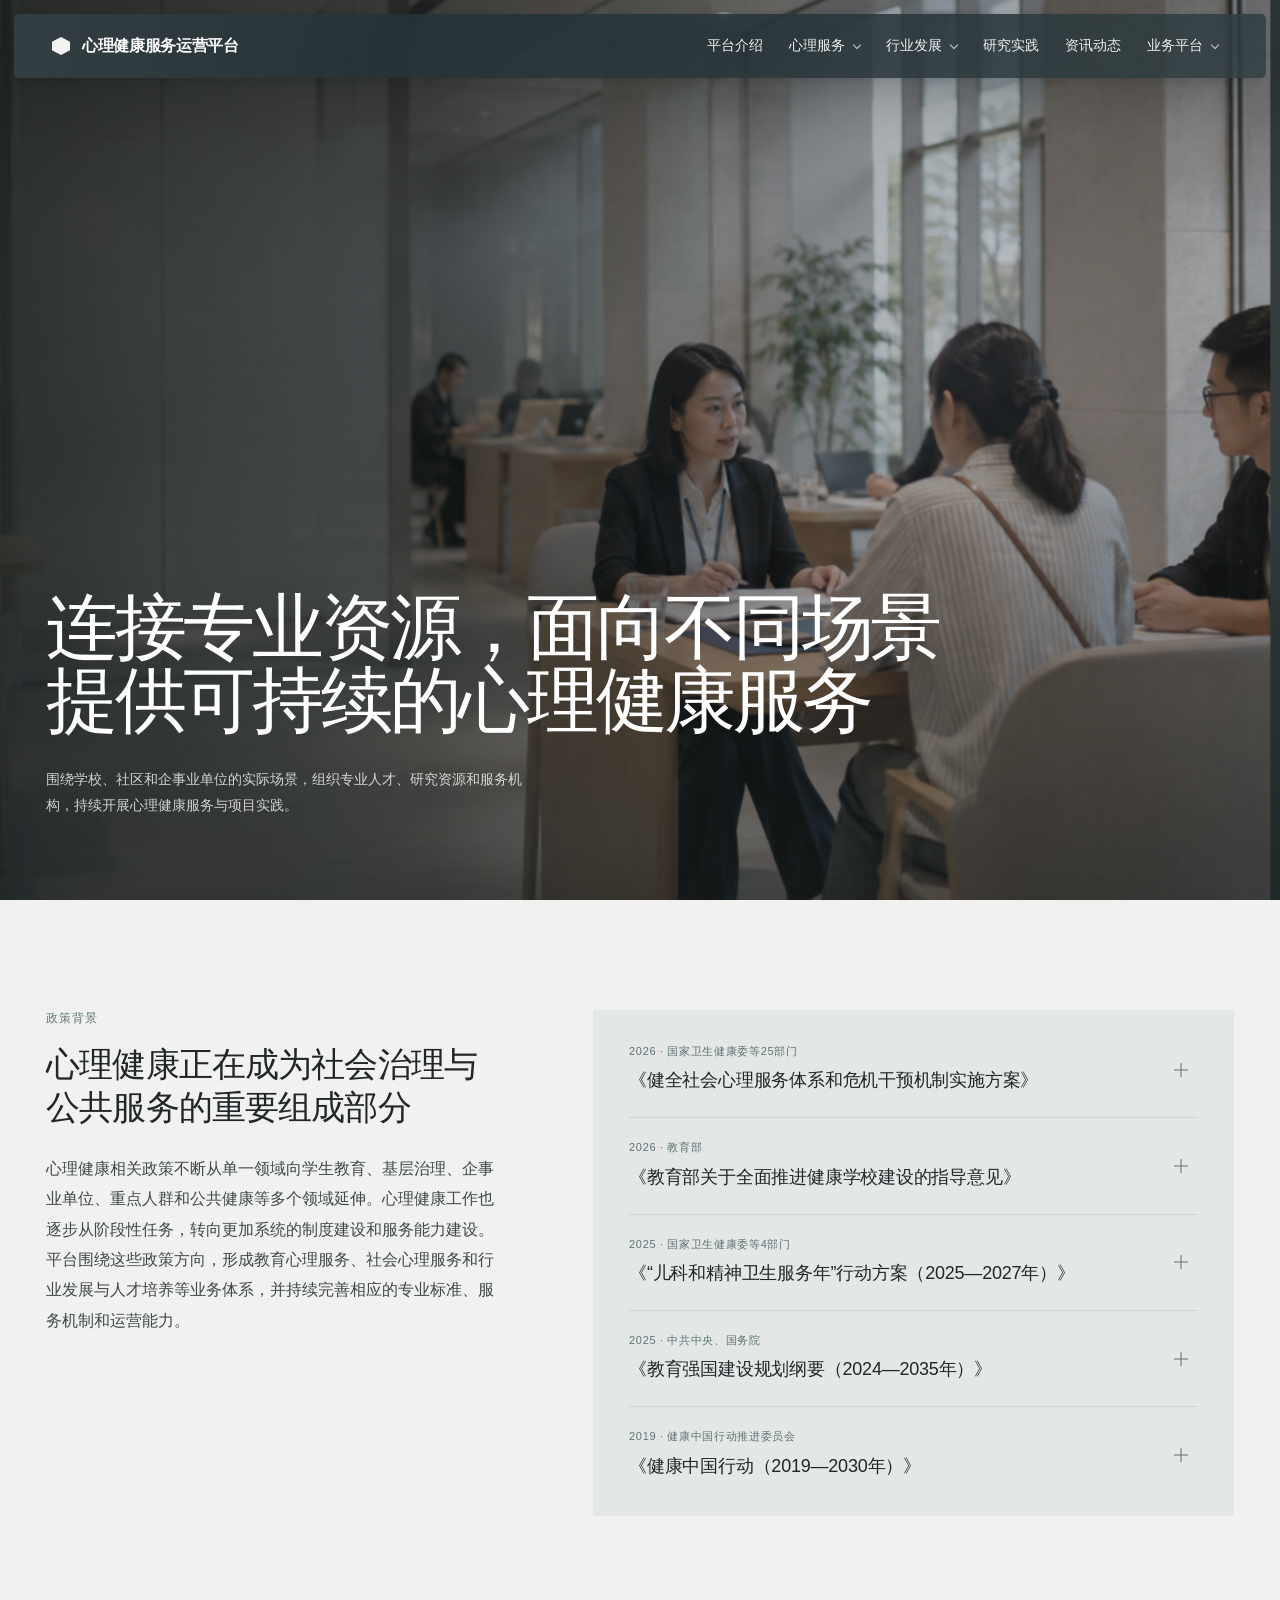
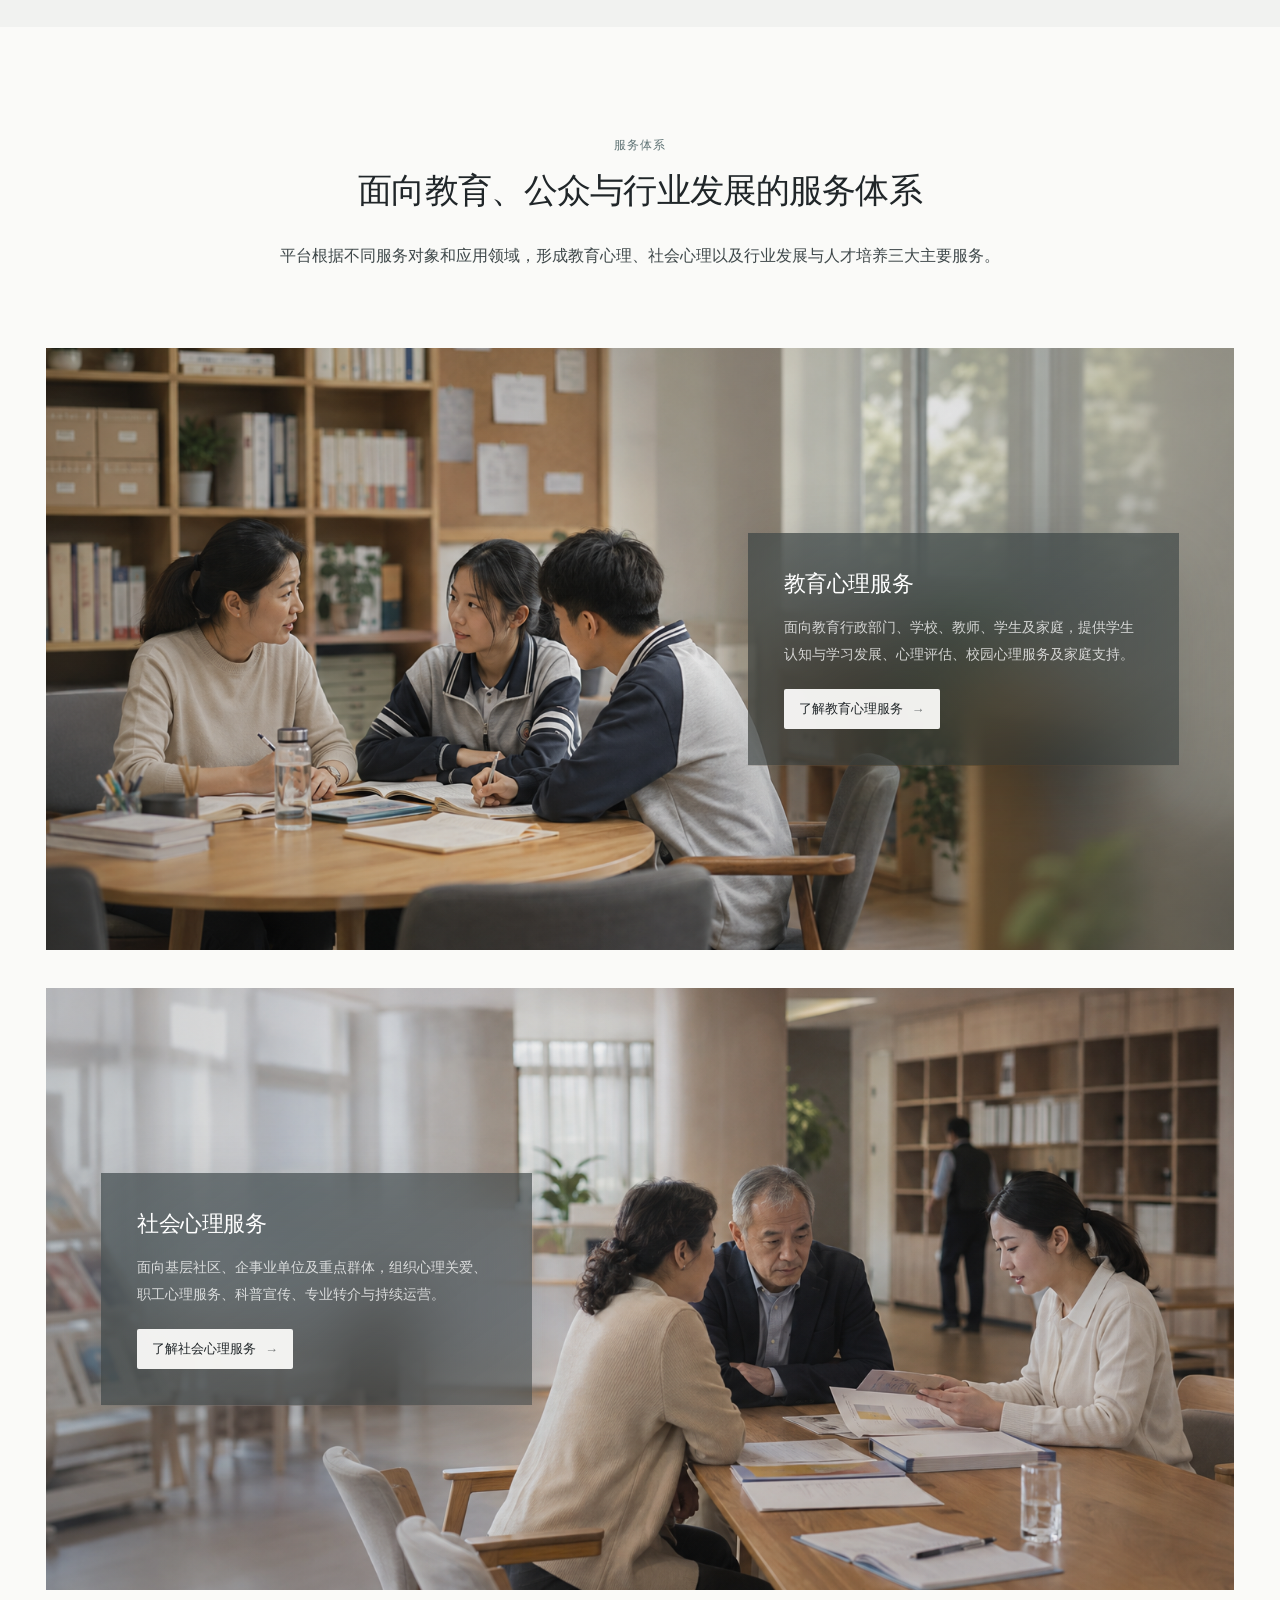
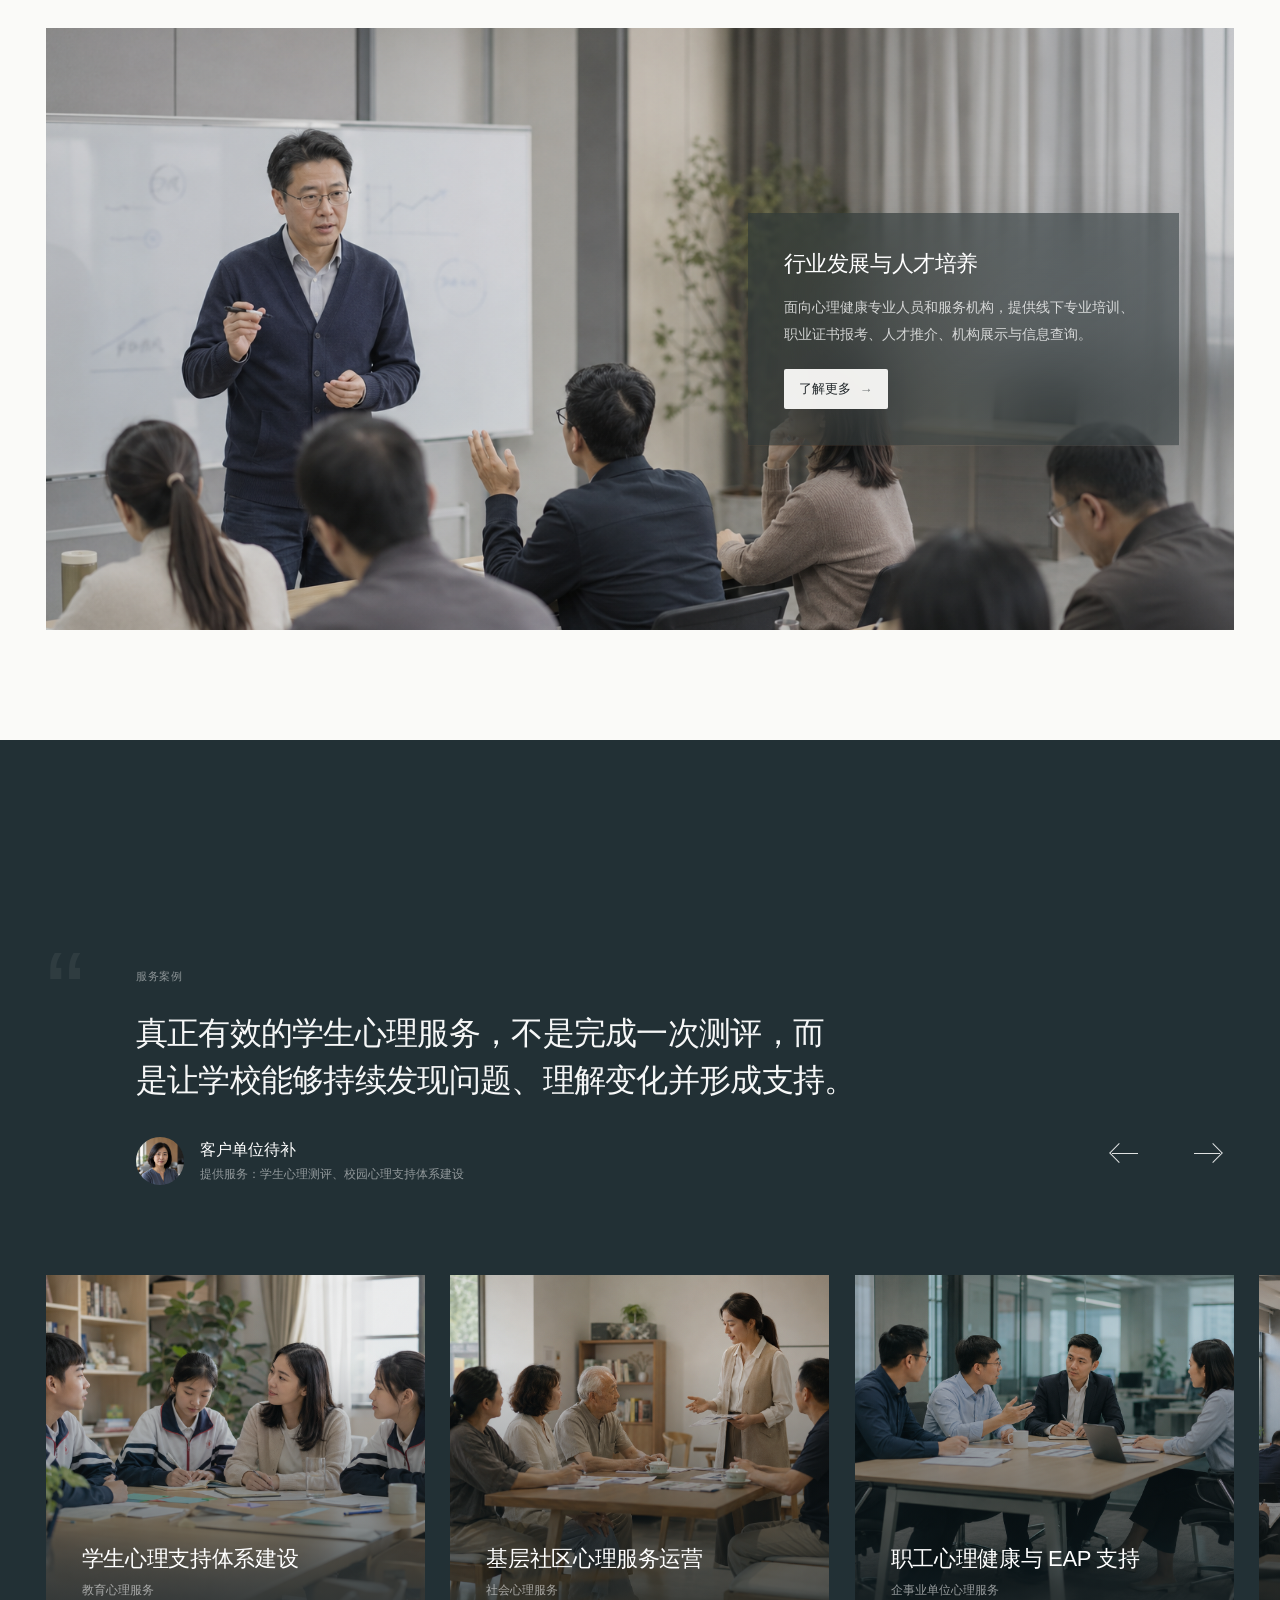
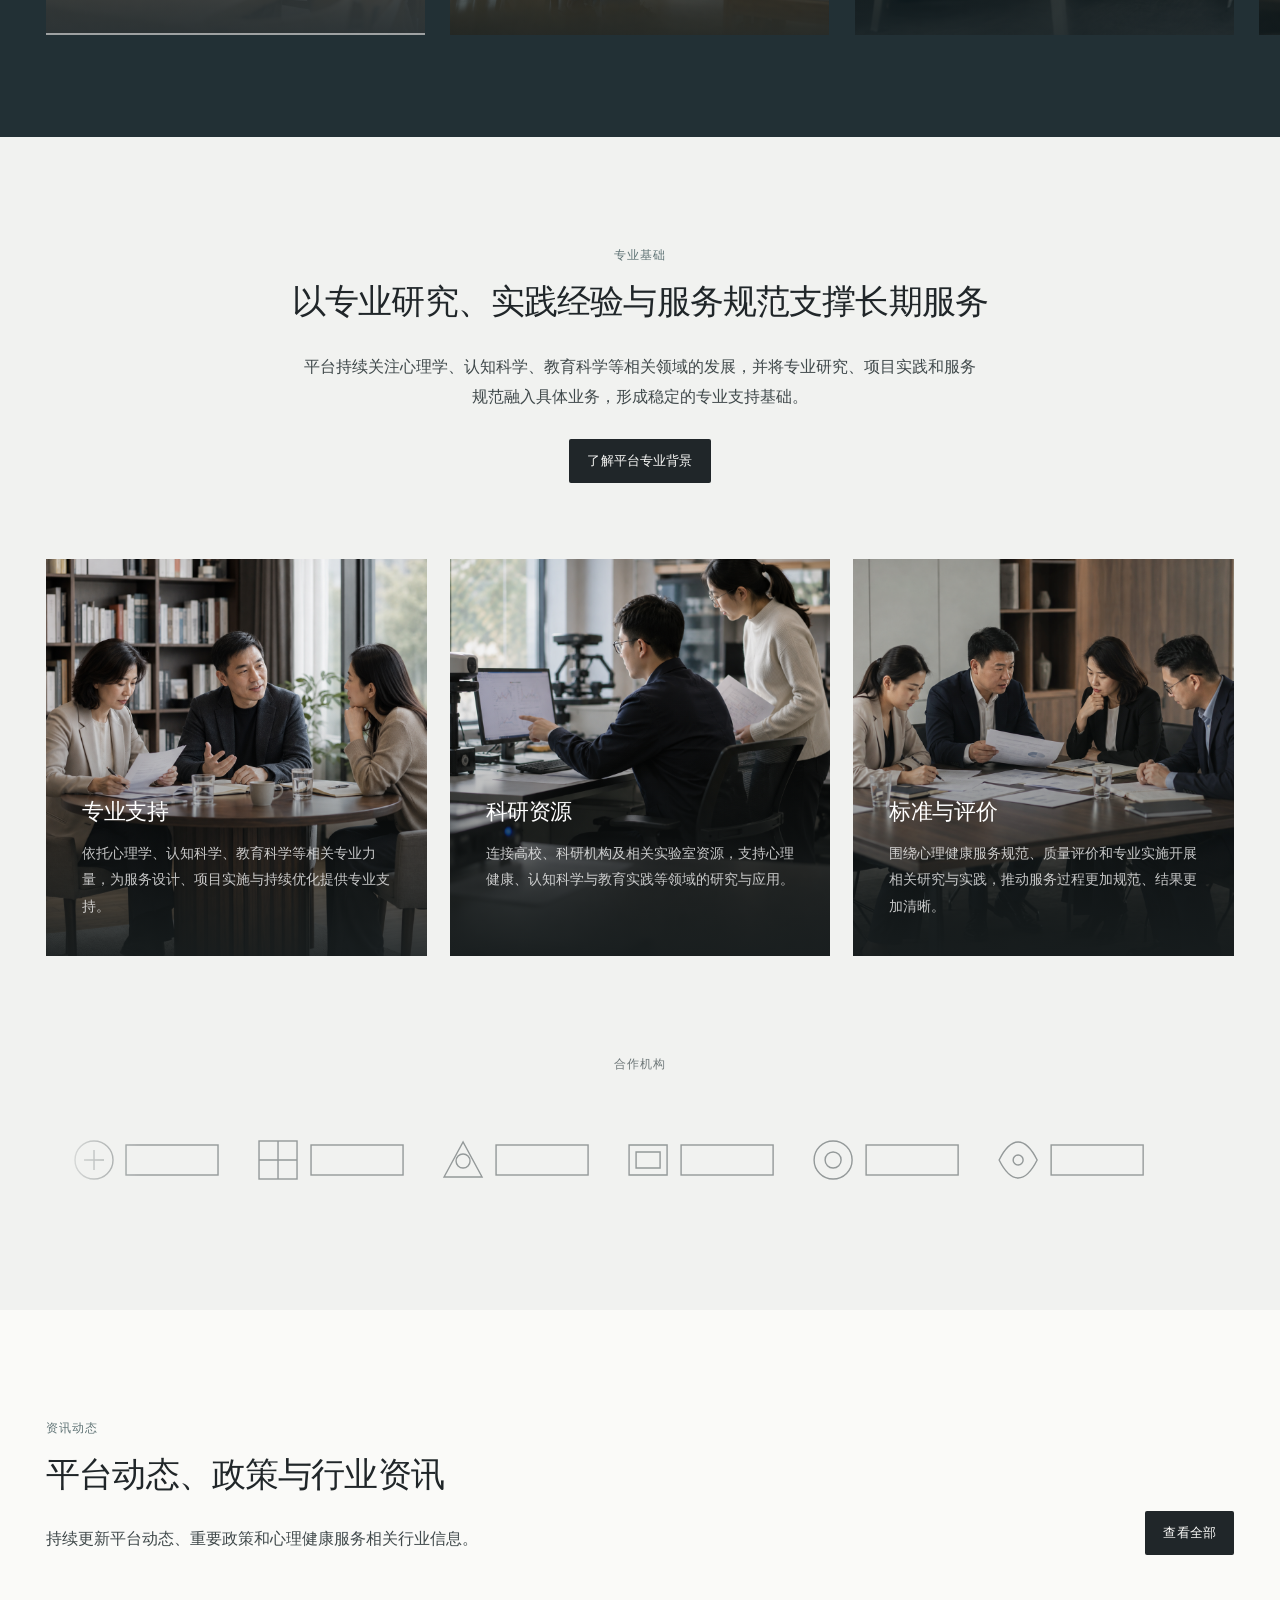
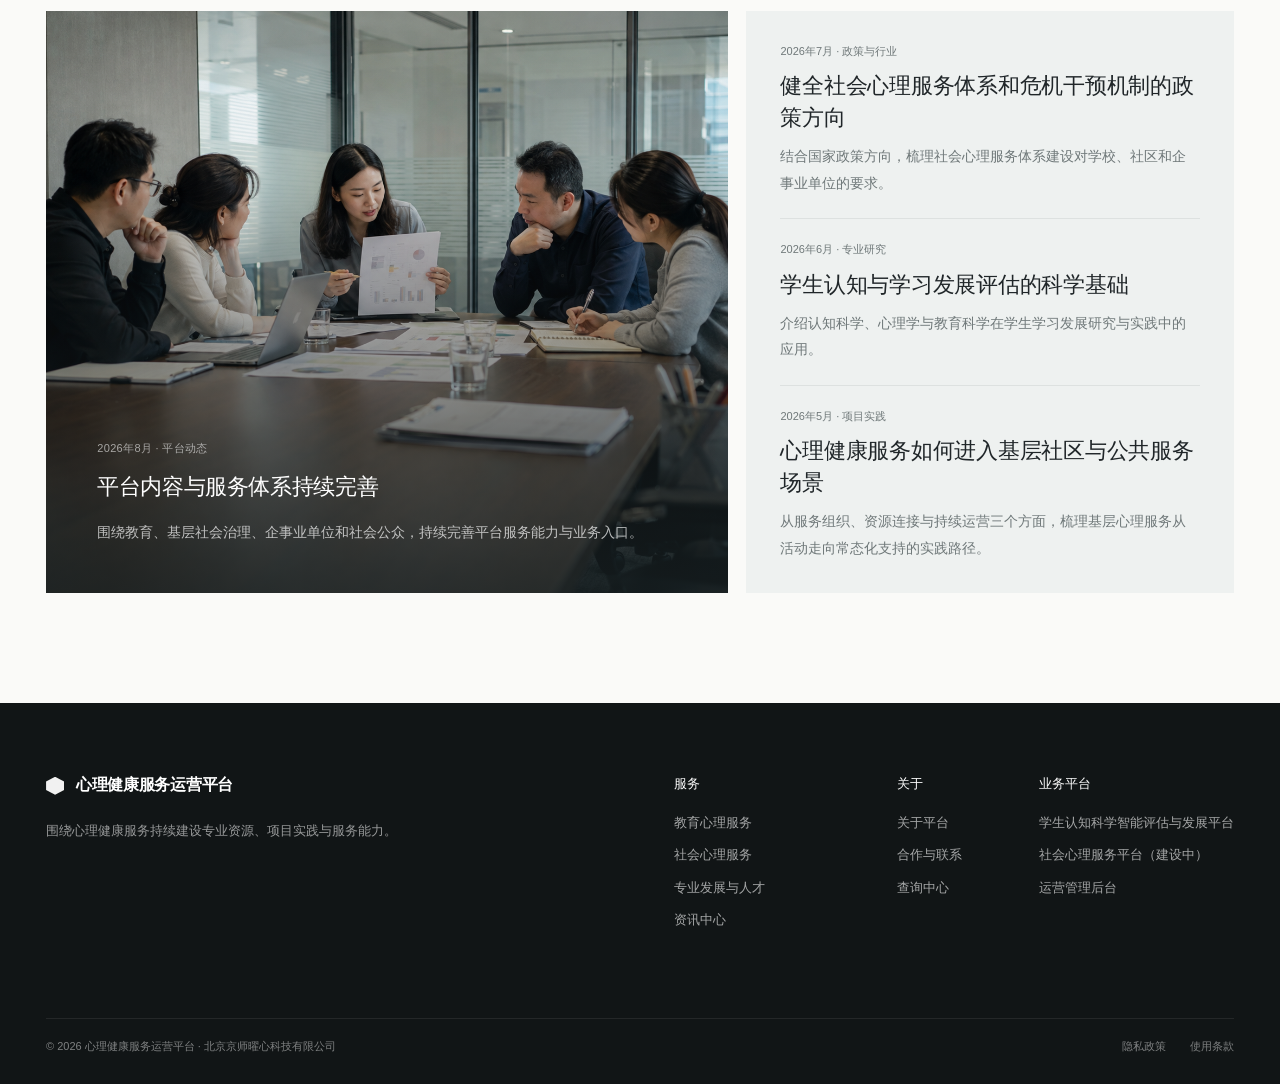
<file: homepage/index.html>
<!doctype html>
<html lang="zh-CN">
<head>
  <meta charset="utf-8">
  <meta name="viewport" content="width=device-width, initial-scale=1">
  <meta name="description" content="心理健康服务运营平台，连接专业资源，面向不同场景提供可持续的心理健康服务。">
  <meta name="homepage-build" content="2026-08-27-type-contract-v1">
  <title>心理健康服务运营平台</title>

  <link rel="stylesheet" href="../styles/core.css?v=20260826-home-images-v1">
  <link rel="stylesheet" href="../styles/system.css?v=20260827-type-contract-v1">
  <link rel="stylesheet" href="../shared/theme.css?v=20260826-home-images-v1">
  <link rel="stylesheet" href="../shared/site-shell.css?v=20260827-nav-hover-v1">
  <link rel="stylesheet" href="./homepage.css?v=20260827-type-contract-v1">
</head>
<body>
  <div class="mh-page">
    <!-- Shared site header: reuse this semantic structure with /shared/site-shell.css + site-shell.js. -->
    <header class="mh-header">
      <div class="mh-container mh-header__inner">
        <a class="mh-brand" href="#top" aria-label="心理健康服务运营平台首页">
          <span class="mh-brand__mark" aria-hidden="true"></span>
          <span>心理健康服务运营平台</span>
        </a>

        <nav class="mh-nav" aria-label="主导航">
          <a href="./about/">平台介绍</a>
          <details class="mh-nav__dropdown mh-nav__dropdown--compact">
            <summary>心理服务</summary>
            <div class="mh-nav__menu">
              <a href="./services/social/">社会心理服务</a>
              <a href="./services/education/">教育心理服务</a>
              <a href="./services/organization/">企事业单位心理服务</a>
              <a href="./services/key-groups/">重点人群心理关爱</a>
            </div>
          </details>
          <details class="mh-nav__dropdown mh-nav__dropdown--compact">
            <summary>行业发展</summary>
            <div class="mh-nav__menu">
              <a href="./industry/training/">专业培训</a>
              <a href="./industry/certificates/">职业证书</a>
              <a href="./industry/talents/">心理人才</a>
              <a href="./industry/organizations/">服务机构</a>
            </div>
          </details>
          <a href="./research-practice/">研究实践</a>
          <a href="./news/">资讯动态</a>
          <details class="mh-nav__dropdown">
            <summary>业务平台</summary>
            <div class="mh-nav__menu">
              <a href="#" aria-disabled="true">学生认知科学智能评估与发展平台</a>
              <a href="#" aria-disabled="true">社会心理服务平台（建设中）</a>
              <a href="#" aria-disabled="true">运营管理后台</a>
            </div>
          </details>
        </nav>
      </div>
    </header>

    <main id="top">
      <section class="mh-hero" aria-labelledby="hero-title">
        <div class="mh-hero__media" aria-hidden="true">
          <img class="mh-hero__image" src="./assets/images/Hero 首屏主视觉图.png" alt="" fetchpriority="high">
        </div>
        <div class="mh-container mh-hero__content">
          <h1 id="hero-title">连接专业资源，面向不同场景提供可持续的心理健康服务</h1>
          <p>围绕学校、社区和企事业单位的实际场景，组织专业人才、研究资源和服务机构，持续开展心理健康服务与项目实践。</p>
        </div>
      </section>

      <section class="mh-section mh-section--paper" id="context">
        <div class="mh-container mh-policy-layout">
          <div class="mh-policy-copy">
            <span class="mh-eyebrow">政策背景</span>
            <h2>心理健康正在成为社会治理与公共服务的重要组成部分</h2>
            <p>心理健康相关政策不断从单一领域向学生教育、基层治理、企事业单位、重点人群和公共健康等多个领域延伸。心理健康工作也逐步从阶段性任务，转向更加系统的制度建设和服务能力建设。平台围绕这些政策方向，形成教育心理服务、社会心理服务和行业发展与人才培养等业务体系，并持续完善相应的专业标准、服务机制和运营能力。</p>
          </div>

          <div class="mh-policy-list" aria-label="相关政策" data-policy-set="current-national-policy-5">
            <details class="mh-policy-item">
              <summary>
                <span>
                  <span class="mh-policy-item__meta">2026 · 国家卫生健康委等25部门</span>
                  <strong class="mh-policy-item__title">《健全社会心理服务体系和危机干预机制实施方案》</strong>
                </span>
                <span class="mh-policy-item__toggle" aria-hidden="true"></span>
              </summary>
              <div class="mh-policy-item__content">
                <p>由国家卫生健康委、中央社会工作部、中央政法委、教育部等25部门联合印发，提出到2030年基本健全覆盖全人群、全生命周期的社会心理服务体系和危机干预机制，并明确基层社区、学校、企事业单位、重点人群、科普宣传和心理援助等服务任务。</p>
                <a href="https://www.nhc.gov.cn/yzygj/c100068/202604/4133f984e77741299f1c4660de1947f0.shtml" target="_blank" rel="noopener noreferrer">查看政策文件 →</a>
              </div>
            </details>

            <details class="mh-policy-item">
              <summary>
                <span>
                  <span class="mh-policy-item__meta">2026 · 教育部</span>
                  <strong class="mh-policy-item__title">《教育部关于全面推进健康学校建设的指导意见》</strong>
                </span>
                <span class="mh-policy-item__toggle" aria-hidden="true"></span>
              </summary>
              <div class="mh-policy-item__content">
                <p>围绕“健康第一”和身心一体理念推进健康学校建设，将学生心理健康与体质、视力、营养等共同纳入学校健康治理，强调源头预防、系统治理以及政府、学校、家庭和社会多方协同。</p>
                <a href="https://www.moe.gov.cn/srcsite/A17/moe_943/moe_946/202602/t20260227_1429365.html" target="_blank" rel="noopener noreferrer">查看政策文件 →</a>
              </div>
            </details>

            <details class="mh-policy-item">
              <summary>
                <span>
                  <span class="mh-policy-item__meta">2025 · 国家卫生健康委等4部门</span>
                  <strong class="mh-policy-item__title">《“儿科和精神卫生服务年”行动方案（2025—2027年）》</strong>
                </span>
                <span class="mh-policy-item__toggle" aria-hidden="true"></span>
              </summary>
              <div class="mh-policy-item__content">
                <p>由国家卫生健康委、国家中医药局、国家疾控局、中央军委后勤保障部卫生局联合部署为期三年的专项行动，提升心理健康和精神卫生服务可及性，推动心理门诊、基层精神卫生服务、12356心理援助热线和心理健康科普宣传等工作持续落地。</p>
                <a href="https://www.nhc.gov.cn/yzygj/c100068/202504/57e9fc983bd74e7cb388af9d2557ecc9.shtml" target="_blank" rel="noopener noreferrer">查看政策文件 →</a>
              </div>
            </details>

            <details class="mh-policy-item">
              <summary>
                <span>
                  <span class="mh-policy-item__meta">2025 · 中共中央、国务院</span>
                  <strong class="mh-policy-item__title">《教育强国建设规划纲要（2024—2035年）》</strong>
                </span>
                <span class="mh-policy-item__toggle" aria-hidden="true"></span>
              </summary>
              <div class="mh-policy-item__content">
                <p>将学生健康成长和全面发展纳入教育强国建设的重要任务，明确普及心理健康教育、建立全国学生心理健康监测预警系统，并分学段完善心理健康服务工作机制，为教育系统长期心理健康建设提供政策基础。</p>
                <a href="https://www.moe.gov.cn/jyb_xxgk/moe_1777/moe_1778/202501/t20250119_1176193.html" target="_blank" rel="noopener noreferrer">查看政策文件 →</a>
              </div>
            </details>

            <details class="mh-policy-item">
              <summary>
                <span>
                  <span class="mh-policy-item__meta">2019 · 健康中国行动推进委员会</span>
                  <strong class="mh-policy-item__title">《健康中国行动（2019—2030年）》</strong>
                </span>
                <span class="mh-policy-item__toggle" aria-hidden="true"></span>
              </summary>
              <div class="mh-policy-item__content">
                <p>由健康中国行动推进委员会印发，设置“心理健康促进行动”和“中小学健康促进行动”等专项行动，从公众心理健康素养、社区服务、企事业单位心理支持、重点人群关爱、专业人才培养和危机干预等方面提出到2030年的持续建设目标。</p>
                <a href="https://www.nhc.gov.cn/guihuaxxs/c100133/201907/2a6ed52f1c264203b5351bdbbadd2da8.shtml" target="_blank" rel="noopener noreferrer">查看政策文件 →</a>
              </div>
            </details>
          </div>
        </div>
      </section>

      <section class="mh-section mh-section--surface" id="services">
        <div class="mh-container mh-services">
          <div class="mh-services__intro">
            <span class="mh-eyebrow">服务体系</span>
            <h2>面向教育、公众与行业发展的服务体系</h2>
            <p>平台根据不同服务对象和应用领域，形成教育心理、社会心理以及行业发展与人才培养三大主要服务。</p>
          </div>

          <div class="mh-services__list">
            <article class="mh-service-item">
              <img class="mh-service-item__media" src="./assets/images/教育心理服务卡片图.png" alt="" loading="lazy">
              <div>
                <h3>教育心理服务</h3>
                <p>面向教育行政部门、学校、教师、学生及家庭，提供学生认知与学习发展、心理评估、校园心理服务及家庭支持。</p>
                <a class="mh-text-link" href="#">了解教育心理服务 <span>→</span></a>
              </div>
            </article>

            <article class="mh-service-item">
              <img class="mh-service-item__media" src="./assets/images/社会心理服务卡片图.png" alt="" loading="lazy">
              <div>
                <h3>社会心理服务</h3>
                <p>面向基层社区、企事业单位及重点群体，组织心理关爱、职工心理服务、科普宣传、专业转介与持续运营。</p>
                <a class="mh-text-link" href="#">了解社会心理服务 <span>→</span></a>
              </div>
            </article>

            <article class="mh-service-item">
              <img class="mh-service-item__media" src="./assets/images/行业发展与人才培养卡片图.png" alt="" loading="lazy">
              <div>
                <h3>行业发展与人才培养</h3>
                <p>面向心理健康专业人员和服务机构，提供线下专业培训、职业证书报考、人才推介、机构展示与信息查询。</p>
                <a class="mh-text-link" href="#">了解更多 <span>→</span></a>
              </div>
            </article>
          </div>
        </div>
      </section>

      <section id="cases" aria-label="服务案例">
        <div class="mh-container mh-case-shell">
          <div class="mh-case-quote">
            <div class="mh-case-quote__content">
              <span class="mh-case-quote__mark" aria-hidden="true">“</span>
              <span class="mh-case-quote__eyebrow">服务案例</span>
              <blockquote class="mh-case-quote__text">真正有效的学生心理服务，不是完成一次测评，而是让学校能够持续发现问题、理解变化并形成支持。</blockquote>
              <div class="mh-case-quote__meta">
                <img class="mh-case-quote__avatar" src="./assets/images/学校客户代表头像.png" alt="学校客户代表头像">
                <div>
                  <strong>客户单位待补</strong>
                  <span>提供服务：学生心理测评、校园心理支持体系建设</span>
                </div>
              </div>
            </div>

            <div class="mh-case-controls" aria-label="案例轮播控制">
              <button class="mh-case-control mh-case-control--prev" type="button" aria-label="上一个案例"></button>
              <button class="mh-case-control mh-case-control--next" type="button" aria-label="下一个案例"></button>
            </div>
          </div>

          <div class="mh-case-carousel" aria-label="服务案例图片轮播">
            <div class="mh-case-track">
              <article class="mh-case-card is-active" role="button" tabindex="0" aria-current="true"
                data-quote="真正有效的学生心理服务，不是完成一次测评，而是让学校能够持续发现问题、理解变化并形成支持。"
                data-client-avatar="./assets/images/学校客户代表头像.png"
                data-client-avatar-alt="学校客户代表头像"
                data-client-company="客户单位待补"
                data-client-service="提供服务：学生心理测评、校园心理支持体系建设">
                <img class="mh-case-card__media" src="./assets/images/学生心理支持体系建设案例.png" alt="" loading="lazy">
                <div class="mh-case-card__copy"><strong>学生心理支持体系建设</strong><span>教育心理服务</span></div>
              </article>

              <article class="mh-case-card" role="button" tabindex="0" aria-current="false"
                data-quote="基层心理服务的价值，不在于办了多少场活动，而在于居民需要帮助时，知道去哪里、能找到谁，并且服务可以持续。"
                data-client-avatar="./assets/images/社区客户代表头像.png"
                data-client-avatar-alt="社区客户代表头像"
                data-client-company="客户单位待补"
                data-client-service="提供服务：基层心理关爱、专业转介与持续运营">
                <img class="mh-case-card__media" src="./assets/images/基层社区心理服务运营案例.png" alt="" loading="lazy">
                <div class="mh-case-card__copy"><strong>基层社区心理服务运营</strong><span>社会心理服务</span></div>
              </article>

              <article class="mh-case-card" role="button" tabindex="0" aria-current="false"
                data-quote="面向职工的心理服务，需要从一次讲座转向可进入、可转介、可持续的组织支持机制，让服务真正嵌入日常工作。"
                data-client-avatar="./assets/images/企事业单位客户代表头像.png"
                data-client-avatar-alt="企事业单位客户代表头像"
                data-client-company="客户单位待补"
                data-client-service="提供服务：职工心理健康支持与 EAP 运营">
                <img class="mh-case-card__media" src="./assets/images/职工心理健康与 EAP 支持案例.png" alt="" loading="lazy">
                <div class="mh-case-card__copy"><strong>职工心理健康与 EAP 支持</strong><span>企事业单位心理服务</span></div>
              </article>

              <article class="mh-case-card" role="button" tabindex="0" aria-current="false"
                data-quote="专业人才培养不仅是完成一门课程，更重要的是把学习、实践、评价与真实服务机会连接起来，形成持续的专业成长路径。"
                data-client-avatar="./assets/images/专业培训客户代表头像.png"
                data-client-avatar-alt="专业培训客户代表头像"
                data-client-company="客户单位待补"
                data-client-service="提供服务：专业培训、实践支持与能力评价">
                <img class="mh-case-card__media" src="./assets/images/专业人才培训与实践案例.png" alt="" loading="lazy">
                <div class="mh-case-card__copy"><strong>专业人才培训与实践</strong><span>专业发展与人才</span></div>
              </article>

              <article class="mh-case-card" role="button" tabindex="0" aria-current="false"
                data-quote="标准的意义，是让不同地区、不同机构提供心理健康服务时，都有清晰的质量边界、实施依据和持续改进方向。"
                data-client-avatar="./assets/images/标准化项目客户代表头像.png"
                data-client-avatar-alt="标准化项目客户代表头像"
                data-client-company="客户单位待补"
                data-client-service="提供服务：服务规范研究、质量评价与实施支持">
                <img class="mh-case-card__media" src="./assets/images/心理健康服务标准化项目案例.png" alt="" loading="lazy">
                <div class="mh-case-card__copy"><strong>心理健康服务标准化项目</strong><span>标准与评价</span></div>
              </article>
            </div>
          </div>
        </div>
      </section>

      <section class="mh-section mh-section--mist" id="credibility">
        <div class="mh-container">
          <header class="mh-section-head mh-section-head--center">
            <span class="mh-eyebrow">专业基础</span>
            <h2>以专业研究、实践经验与服务规范支撑长期服务</h2>
            <p>平台持续关注心理学、认知科学、教育科学等相关领域的发展，并将专业研究、项目实践和服务规范融入具体业务，形成稳定的专业支持基础。</p>
          </header>

          <div class="mh-center-action">
            <a class="mh-btn mh-btn--dark" href="#">了解平台专业背景</a>
          </div>

          <div class="mh-trust-grid">
            <article class="mh-trust-row">
              <img class="mh-trust-row__media" src="./assets/images/专业支持.png" alt="" loading="lazy">
              <div class="mh-trust-row__copy">
                <h3>专业支持</h3>
                <p>依托心理学、认知科学、教育科学等相关专业力量，为服务设计、项目实施与持续优化提供专业支持。</p>
              </div>
            </article>

            <article class="mh-trust-row mh-trust-row--reverse">
              <img class="mh-trust-row__media" src="./assets/images/科研资源.png" alt="" loading="lazy">
              <div class="mh-trust-row__copy">
                <h3>科研资源</h3>
                <p>连接高校、科研机构及相关实验室资源，支持心理健康、认知科学与教育实践等领域的研究与应用。</p>
              </div>
            </article>

            <article class="mh-trust-row">
              <img class="mh-trust-row__media" src="./assets/images/标准与评价.png" alt="" loading="lazy">
              <div class="mh-trust-row__copy">
                <h3>标准与评价</h3>
                <p>围绕心理健康服务规范、质量评价和专业实施开展相关研究与实践，推动服务过程更加规范、结果更加清晰。</p>
              </div>
            </article>
          </div>
        </div>
      </section>

      <section class="mh-section mh-section--surface" id="news">
        <div class="mh-container">
          <div class="mh-news-head">
            <div>
              <span class="mh-eyebrow">资讯动态</span>
              <h2>平台动态、政策与行业资讯</h2>
              <p>持续更新平台动态、重要政策和心理健康服务相关行业信息。</p>
            </div>
            <a class="mh-btn mh-btn--dark" href="./news/">查看全部</a>
          </div>

          <div class="mh-news-layout">
            <a class="mh-news-feature" href="./news/detail.html?article=platform-content-service-system" aria-label="查看文章：平台内容与服务体系持续完善">
              <img class="mh-news-feature__media" src="./assets/images/资讯与研究主新闻图.png" alt="" loading="lazy">
              <div class="mh-news-feature__copy">
                <div class="mh-news-card__meta"><time datetime="2026-08">2026年8月 · 平台动态</time></div>
                <h3>平台内容与服务体系持续完善</h3>
                <p>围绕教育、基层社会治理、企事业单位和社会公众，持续完善平台服务能力与业务入口。</p>
              </div>
            </a>

            <div class="mh-news-list">
              <a class="mh-news-list__item" href="./news/detail.html?article=social-psychological-service-policy" aria-label="查看文章：健全社会心理服务体系和危机干预机制的政策方向">
                <time datetime="2026-07">2026年7月 · 政策与行业</time>
                <h3>健全社会心理服务体系和危机干预机制的政策方向</h3>
                <p>结合国家政策方向，梳理社会心理服务体系建设对学校、社区和企事业单位的要求。</p>
              </a>

              <a class="mh-news-list__item" href="./news/detail.html?article=student-cognitive-learning-assessment" aria-label="查看文章：学生认知与学习发展评估的科学基础">
                <time datetime="2026-06">2026年6月 · 专业研究</time>
                <h3>学生认知与学习发展评估的科学基础</h3>
                <p>介绍认知科学、心理学与教育科学在学生学习发展研究与实践中的应用。</p>
              </a>

              <a class="mh-news-list__item" href="./news/detail.html?article=community-mental-health-service-practice" aria-label="查看文章：心理健康服务如何进入基层社区与公共服务场景">
                <time datetime="2026-05">2026年5月 · 项目实践</time>
                <h3>心理健康服务如何进入基层社区与公共服务场景</h3>
                <p>从服务组织、资源连接与持续运营三个方面，梳理基层心理服务从活动走向常态化支持的实践路径。</p>
              </a>
            </div>
          </div>
        </div>
      </section>
    </main>

    <!-- Shared site footer: reuse this semantic structure with /shared/site-shell.css. -->
    <footer class="mh-footer" id="contact">
      <div class="mh-container">
        <div class="mh-footer__top">
          <div class="mh-footer__brand">
            <div class="mh-brand mh-brand--footer">
              <span class="mh-brand__mark" aria-hidden="true"></span>
              <span>心理健康服务运营平台</span>
            </div>
            <p>围绕心理健康服务持续建设专业资源、项目实践与服务能力。</p>
          </div>

          <div class="mh-footer__col">
            <h4>服务</h4>
            <a href="#services">教育心理服务</a>
            <a href="#services">社会心理服务</a>
            <a href="#services">专业发展与人才</a>
            <a href="#news">资讯中心</a>
          </div>

          <div class="mh-footer__col">
            <h4>关于</h4>
            <a href="#credibility">关于平台</a>
            <a href="#contact">合作与联系</a>
            <a href="#">查询中心</a>
          </div>

          <div class="mh-footer__col">
            <h4>业务平台</h4>
            <a href="#">学生认知科学智能评估与发展平台</a>
            <a href="#">社会心理服务平台（建设中）</a>
            <a href="#">运营管理后台</a>
          </div>
        </div>

        <div class="mh-footer__bottom">
          <span>© 2026 心理健康服务运营平台 · 北京京师曜心科技有限公司</span>
          <div><a href="#">隐私政策</a><a href="#">使用条款</a></div>
        </div>
      </div>
    </footer>
  </div>

  <script src="../shared/site-shell.js?v=20260826-home-images-v1"></script>
  <script type="module" src="./homepage.js?v=20260826-home-images-v1"></script>
</body>
</html>
</file>
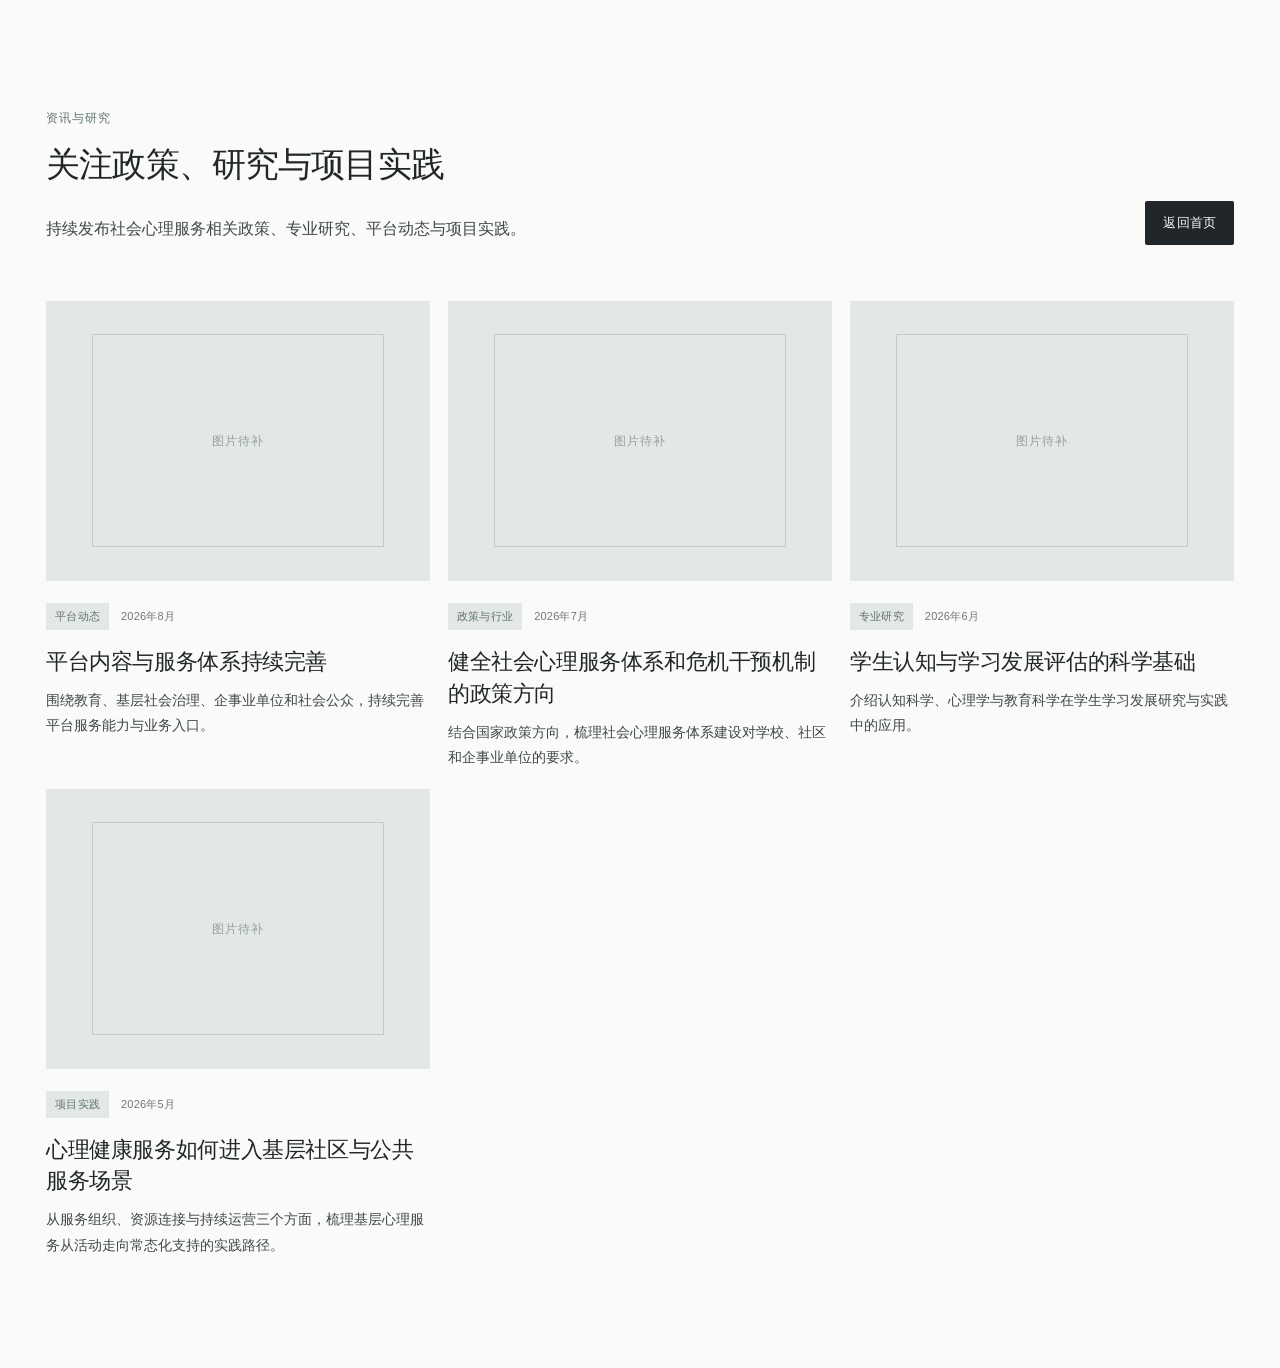
<file: homepage/news/index.html>
<!doctype html>
<html lang="zh-CN">
<head>
  <meta charset="utf-8">
  <meta name="viewport" content="width=device-width, initial-scale=1">
  <title>资讯与研究｜中国心理健康服务运营平台</title>
  <link rel="stylesheet" href="../../styles/core.css?v=20260826-home-structure-v2">
  <link rel="stylesheet" href="../../styles/system.css?v=20260826-home-structure-v2">
  <link rel="stylesheet" href="../../shared/theme.css?v=20260826-home-structure-v2">
  <link rel="stylesheet" href="./news-pages.css?v=20260826-home-structure-v2">
</head>
<body>
  <main class="mh-page">
    <section class="mh-section mh-section--surface">
      <div class="mh-container">
        <div class="mh-news-head">
          <div>
            <span class="mh-eyebrow">资讯与研究</span>
            <h2>关注政策、研究与项目实践</h2>
            <p>持续发布社会心理服务相关政策、专业研究、平台动态与项目实践。</p>
          </div>
          <a class="mh-btn mh-btn--dark" href="../">返回首页</a>
        </div>

        <div class="mh-news-grid">
          <a class="mh-news-card" href="./detail.html?article=platform-content-service-system">
            <div class="mh-media-placeholder mh-media-placeholder--news"></div>
            <div class="mh-news-card__meta"><span>平台动态</span><time datetime="2026-08">2026年8月</time></div>
            <h3>平台内容与服务体系持续完善</h3>
            <p>围绕教育、基层社会治理、企事业单位和社会公众，持续完善平台服务能力与业务入口。</p>
          </a>

          <a class="mh-news-card" href="./detail.html?article=social-psychological-service-policy">
            <div class="mh-media-placeholder mh-media-placeholder--news"></div>
            <div class="mh-news-card__meta"><span>政策与行业</span><time datetime="2026-07">2026年7月</time></div>
            <h3>健全社会心理服务体系和危机干预机制的政策方向</h3>
            <p>结合国家政策方向，梳理社会心理服务体系建设对学校、社区和企事业单位的要求。</p>
          </a>

          <a class="mh-news-card" href="./detail.html?article=student-cognitive-learning-assessment">
            <div class="mh-media-placeholder mh-media-placeholder--news"></div>
            <div class="mh-news-card__meta"><span>专业研究</span><time datetime="2026-06">2026年6月</time></div>
            <h3>学生认知与学习发展评估的科学基础</h3>
            <p>介绍认知科学、心理学与教育科学在学生学习发展研究与实践中的应用。</p>
          </a>

          <a class="mh-news-card" href="./detail.html?article=community-mental-health-service-practice">
            <div class="mh-media-placeholder mh-media-placeholder--news"></div>
            <div class="mh-news-card__meta"><span>项目实践</span><time datetime="2026-05">2026年5月</time></div>
            <h3>心理健康服务如何进入基层社区与公共服务场景</h3>
            <p>从服务组织、资源连接与持续运营三个方面，梳理基层心理服务从活动走向常态化支持的实践路径。</p>
          </a>
        </div>
      </div>
    </section>
  </main>
</body>
</html>
</file>
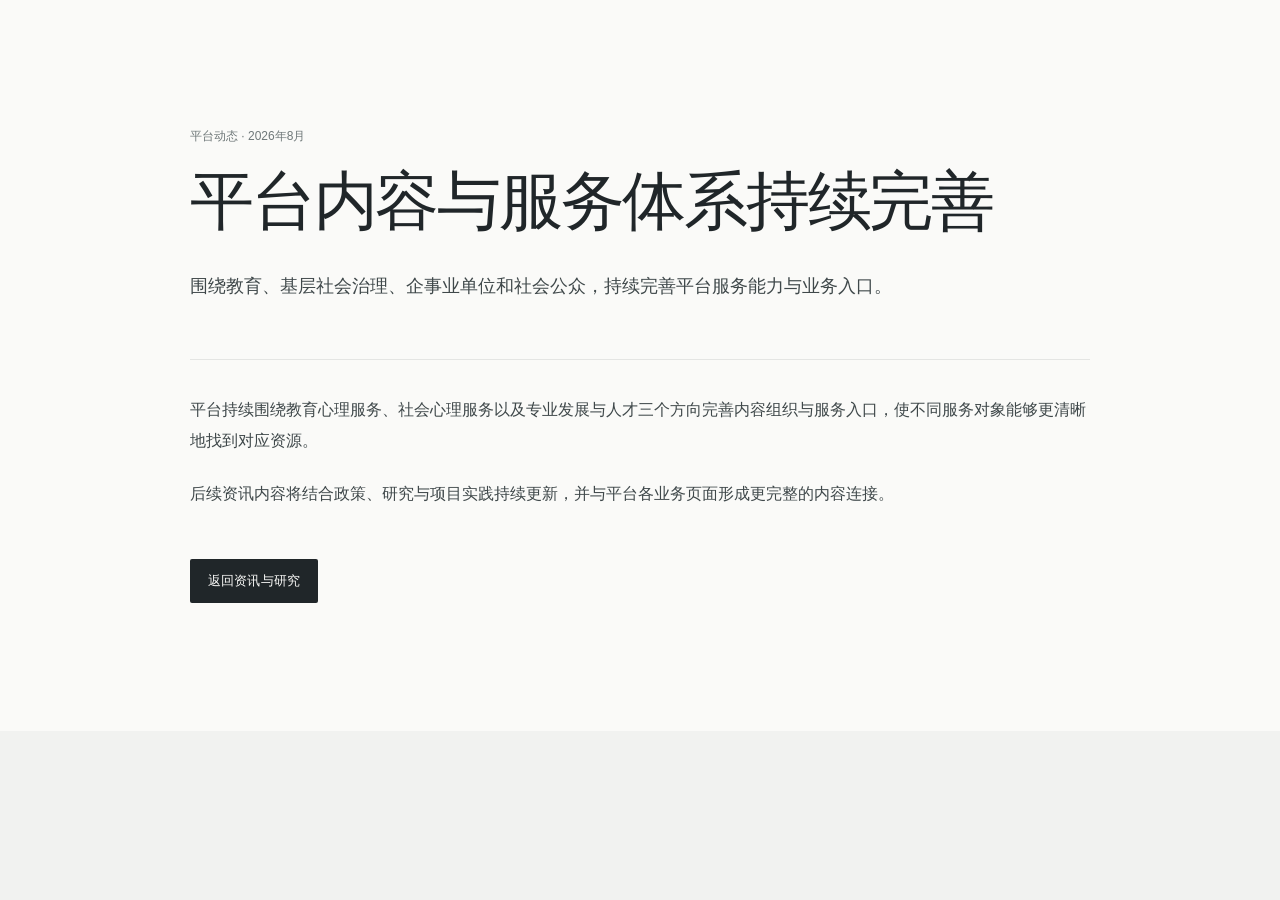
<file: homepage/news/detail.html>
<!doctype html>
<html lang="zh-CN">
<head>
  <meta charset="utf-8">
  <meta name="viewport" content="width=device-width, initial-scale=1">
  <title>资讯详情｜中国心理健康服务运营平台</title>
  <link rel="stylesheet" href="../../styles/core.css?v=20260826-home-structure-v2">
  <link rel="stylesheet" href="../../styles/system.css?v=20260826-home-structure-v2">
  <link rel="stylesheet" href="../../shared/theme.css?v=20260826-home-structure-v2">
  <link rel="stylesheet" href="./news-pages.css?v=20260826-home-structure-v2">
</head>
<body>
  <main class="mh-page">
    <section class="mh-section--surface">
      <div class="mh-container">
        <article class="mh-article">
          <div class="mh-article__meta" id="article-meta"></div>
          <h1 id="article-title">资讯详情</h1>
          <p class="mh-article__lead" id="article-lead"></p>
          <div class="mh-article__body" id="article-body"></div>
          <div class="mh-article__back"><a class="mh-btn mh-btn--dark" href="./">返回资讯与研究</a></div>
        </article>
      </div>
    </section>
  </main>
  <script src="./detail.js"></script>
</body>
</html>
</file>
<file: styles/core.css>
/*
 * Core layer
 * 只负责全局 reset、布局骨架、基础排版与当前静态 DOM 必需的结构规则。
 * 具体视觉主题、组件变体、状态与响应式细节由 styles/modules/* 维护。
 */

:root{
  --最大宽:1440px;
  --页边距:clamp(20px,3.6vw,56px);
  --缓动:cubic-bezier(.22,1,.36,1);
  --中文:"PingFang SC","Hiragino Sans GB","Noto Sans CJK SC","Source Han Sans SC","Microsoft YaHei",Arial,sans-serif;
  --字体:var(--中文);
  --数字:"Helvetica Neue",Arial,sans-serif;
}

*,*::before,*::after{box-sizing:border-box}
html{scroll-behavior:smooth}
body{margin:0;font-family:var(--中文);font-weight:400;-webkit-font-smoothing:antialiased;text-rendering:optimizeLegibility}
img,svg,canvas{max-width:100%}
a{color:inherit;text-decoration:none}
button,input,textarea,select{font:inherit}
button{cursor:pointer}
button:disabled{cursor:not-allowed}
.页面{overflow:hidden}
.容器{width:100%;max-width:var(--最大宽);margin:0 auto;padding-inline:var(--页边距)}
.数字{font-family:var(--数字);font-variant-numeric:tabular-nums}
.小标{font-size:12px;line-height:1.4;letter-spacing:.08em;color:var(--弱文)}

/* 顶部导航骨架 */
.顶部{position:fixed;z-index:50;display:grid;grid-template-columns:1fr auto 1fr;align-items:center;pointer-events:none}
.顶部>*{pointer-events:auto}
.品牌{font-size:18px;font-weight:600;letter-spacing:-.02em}
.导航{display:flex;align-items:center}
.顶部说明{text-align:right;font-size:11px;letter-spacing:.06em}

/* 页面首屏骨架 */
.首屏{min-height:100svh;position:relative;display:grid;align-items:end;color:#fff}
.首屏图{position:absolute;inset:0;transform:scale(1.015)}
.首屏:after{content:"";position:absolute;inset:0;background:rgba(205,220,220,.07);mix-blend-mode:screen;pointer-events:none}
.首屏网格{position:relative;z-index:2;display:grid;grid-template-columns:repeat(12,minmax(0,1fr));gap:18px;width:100%;max-width:var(--最大宽);margin:0 auto;padding:142px var(--页边距) 50px}
.首屏眉题{grid-column:1 / span 4;align-self:start;padding-top:8px;font-size:12px;letter-spacing:.08em;color:rgba(255,255,255,.74)}
.首屏标题{grid-column:1 / span 9;margin:74px 0 46px;font-size:clamp(64px,9.3vw,142px);line-height:.98;letter-spacing:-.045em}
.首屏标题 span{display:block}
.首屏侧栏{grid-column:9 / span 4;align-self:end;margin-bottom:52px}
.首屏侧栏 p{max-width:360px;margin:0 0 26px;font-size:15px;line-height:1.85;color:rgba(255,255,255,.84)}
.首屏底栏{grid-column:1/-1;display:grid;grid-template-columns:repeat(4,minmax(0,1fr));font-size:11px;letter-spacing:.06em;color:rgba(255,255,255,.72)}
.首屏底栏 span:last-child{text-align:right}
.胶囊按钮{display:inline-flex;align-items:center;justify-content:center;gap:20px;padding:11px 17px;font-size:12px;line-height:1.45;letter-spacing:.04em;border-radius:999px}

/* 设计基础结构 */
.原则组{display:grid;grid-template-columns:repeat(4,minmax(0,1fr))}
.原则{display:flex;flex-direction:column;min-width:0}

.字板{display:grid}
.字行{display:grid;grid-template-columns:2fr 7fr 3fr;gap:20px;align-items:start}
.字标签{padding-top:8px;font-size:11px;line-height:1.6;letter-spacing:.08em;color:var(--弱文)}
.字样{margin:0}
.超大标题{font-size:clamp(60px,7.4vw,112px);line-height:1.02}
.大标题{font-size:clamp(44px,5.3vw,78px);line-height:1.08}
.中标题{font-size:34px;line-height:1.28}
.小标题样{font-size:22px;line-height:1.45;font-weight:500}
.正文样{max-width:720px;font-size:16px;line-height:1.9;letter-spacing:.005em;color:var(--正文)}
.辅助样{max-width:680px;font-size:13px;line-height:1.75;letter-spacing:.02em;color:var(--弱文)}
.字规格{font:11px/1.8 var(--数字);color:var(--弱文)}

.栅格示意{position:relative;height:360px;display:grid;grid-template-columns:repeat(12,minmax(0,1fr));gap:18px;padding:28px;overflow:hidden}
.栅格示意:before{content:"";position:absolute;inset:28px;background:repeating-linear-gradient(90deg,transparent 0,transparent calc((100% - 198px)/12),rgba(32,38,41,.05) calc((100% - 198px)/12),rgba(32,38,41,.05) calc((100% - 198px)/12 + 1px));pointer-events:none}
.栅格信息{grid-column:1/-1;align-self:start;display:flex;justify-content:space-between;gap:18px;font-size:11px;letter-spacing:.05em;color:var(--弱文)}
.栅格主{grid-column:1 / span 6;align-self:end}
.栅格侧{grid-column:9 / span 4;align-self:center;font-size:14px;line-height:1.85;color:var(--弱文)}

/* 二级组件公共骨架 */
.组件库{display:grid}
.组件组{min-width:0}
.组件组头{display:grid;gap:18px}
.组件组头 h3,.组件组头 p{margin-top:0}

.按钮板{display:flex;flex-wrap:wrap;gap:14px;align-items:center}
.主按钮,.次按钮,.文字按钮,.玻璃按钮{display:inline-flex;align-items:center;gap:18px;font-size:13px}
.主按钮{color:#fff}
.文字按钮{padding:10px 0;background:transparent}

.标签板{display:flex;gap:10px;flex-wrap:wrap}
.标签{border-radius:999px;font-size:12px;line-height:1.4;color:var(--正文)}
.标签.深{color:#fff}

.信息卡板{display:grid;grid-template-columns:repeat(3,minmax(0,1fr))}
.信息卡{min-width:0;display:flex;flex-direction:column}
.信息卡 h4{margin:0 0 13px;font-size:25px;line-height:1.35;letter-spacing:-.025em}
.信息卡 p{margin:0;font-size:14px;line-height:1.85;color:var(--弱文)}

/* 数据骨架 */
.数据板{display:grid;grid-template-columns:repeat(4,minmax(0,1fr))}
.数据项{min-width:0}
.数据项 strong{font-family:var(--数字);font-size:54px;letter-spacing:-.05em}

/* 图文基础 */
.图文板{display:grid;grid-template-columns:7fr 5fr;min-height:520px}
.图文图{position:relative;min-height:520px;overflow:hidden}
.图文图 img{position:absolute;inset:0;width:100%;height:100%;object-fit:cover;filter:grayscale(.45) saturate(.6) contrast(.94);transition:transform 1.1s var(--缓动)}
.图文板:hover .图文图 img{transform:scale(1.035)}
.图文文{padding:52px 46px;display:flex;flex-direction:column;justify-content:space-between;min-width:0}
.图文文 h4{max-width:480px;margin:0;font-size:44px;line-height:1.18;letter-spacing:-.035em}
.图文文 p{max-width:460px;margin:24px 0;font-size:15px;line-height:1.9;color:var(--正文)}
.图文文 .底部{display:flex;justify-content:space-between;gap:18px;padding-top:18px;font-size:12px;color:var(--弱文)}

/* 联系表单与 FAQ 基础 */
.表单说明 h4{margin:0 0 22px;font-size:36px;line-height:1.25;letter-spacing:-.025em}
.表单说明 p{font-size:14px;line-height:1.85}
.问题{appearance:none}
.问题 span:first-child{font-size:18px;line-height:1.55}
.问题 i{font-size:22px}
.答案 p{max-width:820px;margin:0;padding:0 60px 26px 0;font-size:14px;line-height:1.9;color:var(--弱文)}

/* 摄影基础 */
.摄影区{display:grid;grid-template-columns:7fr 5fr;gap:18px}
.摄影图{position:relative;min-height:620px;overflow:hidden}
.摄影图 img{position:absolute;inset:0;width:100%;height:100%;object-fit:cover;filter:grayscale(.5) saturate(.55) contrast(.92)}
.摄影图:after{content:"";position:absolute;inset:0;background:linear-gradient(180deg,rgba(18,22,20,.04),rgba(18,22,20,.40));pointer-events:none}
.摄影说明{position:absolute;z-index:2;display:flex;justify-content:space-between;gap:20px;font-size:11px}
.摄影规则项 h4{margin:0 0 8px;font-size:18px;line-height:1.45;font-weight:500;letter-spacing:-.015em}
.摄影规则项 p{margin:0;font-size:14px;line-height:1.82;color:var(--弱文)}

/* 动效示例基础 */
.动效组{display:grid;grid-template-columns:repeat(3,minmax(0,1fr));gap:18px}
.动效卡{position:relative;height:300px;overflow:hidden;padding:22px}
.动效卡 .标记{font-size:11px;letter-spacing:.05em;color:var(--弱文)}
.动效卡 .词{position:absolute;left:22px;bottom:22px;font-size:36px;line-height:1.2;letter-spacing:-.03em;transition:transform .7s var(--缓动)}
.动效卡:before{content:"";position:absolute;inset:0;transform:translateY(100%);transition:transform .75s var(--缓动)}
.动效卡:hover:before{transform:translateY(0)}
.动效卡:hover .词{transform:translateY(-8px)}
.动效卡>*{position:relative;z-index:1}

/* 页脚与开发令牌基础 */
.页脚演示{padding:62px 44px 30px}
.页脚顶{display:grid;grid-template-columns:6fr 2fr 2fr 2fr;gap:18px}
.页脚顶 h4{max-width:520px;margin:0;font-size:42px;line-height:1.2;letter-spacing:-.03em;font-weight:400}
.页脚列 h5{margin:0 0 18px;font-size:11px;font-weight:400;color:rgba(255,255,255,.45)}
.页脚列 a{display:block;margin:0 0 11px;font-size:13px}
.页脚底{margin-top:76px;padding-top:18px;display:flex;justify-content:space-between;gap:20px;font-size:11px;color:rgba(255,255,255,.44)}
.令牌布局{display:grid;grid-template-columns:5fr 7fr;gap:18px}
pre{margin:0;padding:24px;overflow:auto;background:#1B1E1C;border:1px solid rgba(255,255,255,.16);font:12px/1.8 ui-monospace,SFMono-Regular,Menlo,monospace;color:#D7DFDC;white-space:pre-wrap}
.末行{margin-top:72px;padding-top:18px;display:flex;justify-content:space-between;gap:30px;font-size:11px}

/* 滚动显现 */
.显现{opacity:0;transform:translateY(28px);transition:opacity .9s var(--缓动),transform .9s var(--缓动)}
.显现.进入{opacity:1;transform:none}

@media(max-width:980px){
  .首屏标题{grid-column:1/-1}
  .首屏侧栏{grid-column:7/-1}
  .字行{grid-template-columns:1fr;gap:10px}
  .图文板,.摄影区,.令牌布局{grid-template-columns:1fr}
  .信息卡板{grid-template-columns:repeat(2,minmax(0,1fr))}
  .数据板{grid-template-columns:repeat(2,minmax(0,1fr))}
  .页脚顶{grid-template-columns:1fr 1fr}
  .页脚顶 h4{grid-column:1/-1;margin-bottom:30px}
  .动效组{grid-template-columns:1fr}
}

@media(max-width:680px){
  :root{--页边距:18px}
  .顶部{height:54px}
  .首屏网格{padding-top:110px;grid-template-columns:repeat(4,minmax(0,1fr));gap:12px}
  .首屏眉题,.首屏标题,.首屏侧栏{grid-column:1/-1}
  .首屏标题{margin-top:80px}
  .首屏侧栏{margin-bottom:30px}
  .首屏底栏{grid-template-columns:1fr 1fr;gap:14px}
  .首屏底栏 span:nth-child(3){display:none}
  .栅格示意{grid-template-columns:repeat(4,minmax(0,1fr));gap:10px}
  .栅格主,.栅格侧,.栅格信息{grid-column:1/-1}
  .信息卡板,.数据板{grid-template-columns:1fr}
  .图文文{padding:36px 24px}
  .图文文 h4{font-size:34px}
  .答案 p{padding-right:0}
  .页脚顶{grid-template-columns:1fr}
  .页脚顶 h4{grid-column:1}
  .页脚底,.末行{flex-direction:column}
  .摄影图{min-height:430px}
}

@media(prefers-reduced-motion:reduce){
  *{scroll-behavior:auto!important;transition:none!important;animation:none!important}
  .显现{opacity:1;transform:none}
}
</file>
<file: styles/system.css>
@import url("modules/foundation.css");
@import url("modules/data.css");
@import url("modules/charts.css");
@import url("modules/media.css");
@import url("modules/content.css");
@import url("modules/trust.css");
@import url("modules/sliders.css");
@import url("modules/process.css");
@import url("modules/forms.css");
@import url("modules/navigation.css");
@import url("modules/rhythm.css");
@import url("modules/hierarchy.css");
@import url("modules/page-sections.css");
@import url("modules/states.css");
@import url("modules/guidelines.css");
@import url("modules/typography.css");
</file>
<file: shared/theme.css>
:root{
  --mh-brand:#7B8E90;
  --mh-brand-dark:#5F7375;
  --mh-brand-light:#DCE4E3;
  --mh-ink:#202629;
  --mh-graphite:#384244;
  --mh-text:#3F484A;
  --mh-muted:#6F7879;
  --mh-page:#F1F2F0;
  --mh-surface:#FAFAF8;
  --mh-card:#E3E7E5;
  --mh-line:rgba(32,38,41,.10);
  --mh-max:1440px;
  --mh-pad:clamp(20px,3.6vw,56px);
  --mh-section:clamp(108px,8.6vw,140px);
}

html{scroll-behavior:smooth}
body{background:var(--mh-page);color:var(--mh-ink)}
.mh-page{overflow:hidden;background:var(--mh-page)}
.mh-container{width:min(100%,var(--mh-max));margin:0 auto;padding-inline:var(--mh-pad)}

.mh-btn{
  display:inline-flex;
  align-items:center;
  justify-content:center;
  min-height:44px;
  padding:0 18px;
  border-radius:2px;
  font-size:13px;
  font-weight:500;
  letter-spacing:.01em;
  transition:background .25s ease,color .25s ease,transform .25s ease;
}
.mh-btn:hover{transform:translateY(-1px)}
.mh-btn--dark{background:var(--mh-ink);color:var(--mh-surface)}
.mh-btn--dark:hover{background:var(--mh-brand-dark)}
.mh-btn--light{background:var(--mh-surface);color:var(--mh-ink)}
.mh-btn--light:hover{background:var(--mh-brand-light)}
.mh-btn--ghost{box-shadow:inset 0 0 0 1px rgba(32,38,41,.14);color:var(--mh-ink);background:transparent}
.mh-btn--ghost:hover{background:var(--mh-card)}

.mh-section{padding:var(--mh-section) 0}
.mh-section--paper{background:var(--mh-page)}
.mh-section--surface{background:var(--mh-surface)}
.mh-section--mist{background:var(--mh-brand-light)}
.mh-section--soft{background:var(--mh-card)}

.mh-eyebrow{
  display:block;
  margin-bottom:16px;
  font-size:12px;
  line-height:1.4;
  letter-spacing:.08em;
  color:var(--mh-brand-dark);
  font-weight:500;
}

.mh-policy-copy h2,
.mh-copy h2,
.mh-services__intro h2,
.mh-section-head h2,
.mh-news-head h2{
  margin:0;
  font-size:34px;
  line-height:1.28;
  letter-spacing:-.025em;
  font-weight:500;
}

.mh-copy p,
.mh-services__intro p,
.mh-section-head p,
.mh-news-head p{
  margin:28px 0 0;
  max-width:680px;
  font-size:16px;
  line-height:1.9;
  color:var(--mh-text);
}

.mh-section-head--center{
  max-width:920px;
  margin:0 auto clamp(72px,7vw,104px);
  text-align:center;
}
.mh-section-head--center p{margin-left:auto;margin-right:auto}

.mh-service-item h3,
.mh-trust-row h3,
.mh-news-card h3{
  font-size:22px;
  line-height:1.45;
  letter-spacing:-.018em;
  font-weight:500;
}

.mh-trust-row p{
  font-size:15px;
  line-height:1.9;
}

.mh-media-placeholder{
  position:relative;
  overflow:hidden;
  min-height:520px;
  background:rgba(123,142,144,.16);
}
.mh-media-placeholder::before{
  content:"";
  position:absolute;
  inset:12%;
  border:1px solid rgba(95,115,117,.24);
}
.mh-media-placeholder::after{
  content:"图片待补";
  position:absolute;
  left:50%;
  top:50%;
  transform:translate(-50%,-50%);
  font-size:12px;
  letter-spacing:.08em;
  color:rgba(95,115,117,.60);
}

.mh-center-action{display:flex;justify-content:center}

/* Shared secondary-page hero. Reuse across service, industry, about and research pages. */
.mh-page-hero{
  position:relative;
  width:100%;
  height:clamp(500px,60svh,720px);
  min-height:500px;
  overflow:hidden;
  display:grid;
  place-items:center;
  color:#fff;
  background:#364244;
}

.mh-page-hero__media,
.mh-page-hero__image,
.mh-page-hero__overlay{
  position:absolute;
  inset:0;
  width:100%;
  height:100%;
}

.mh-page-hero__media{overflow:hidden}
.mh-page-hero__image{
  object-fit:cover;
  object-position:center;
  filter:saturate(.78) contrast(.95) brightness(.98);
  transform:scale(1.01);
}

.mh-page-hero__overlay{
  z-index:1;
  pointer-events:none;
  background:linear-gradient(180deg,rgba(17,22,23,.14) 0%,rgba(17,22,23,.20) 52%,rgba(17,22,23,.30) 100%);
}

.mh-page-hero__content{
  position:relative;
  z-index:2;
  width:min(100%,var(--mh-max));
  margin:0 auto;
  padding:108px var(--mh-pad) 52px;
  text-align:center;
}

.mh-page-hero__eyebrow{
  display:block;
  margin:0 0 18px;
  font-size:12px;
  line-height:1.4;
  letter-spacing:.10em;
  font-weight:500;
  color:rgba(255,255,255,.82);
}

.mh-page-hero__title{
  max-width:720px;
  margin:0 auto;
  font-size:clamp(30px,2.2vw,34px);
  line-height:1.35;
  letter-spacing:-.025em;
  font-weight:500;
  text-wrap:balance;
}

@media(max-width:820px){
  :root{--mh-section:88px}
  .mh-media-placeholder{min-height:360px}
  .mh-page-hero{height:clamp(460px,58svh,620px);min-height:460px}
  .mh-page-hero__content{padding-top:92px;padding-bottom:42px}
  .mh-page-hero__title{max-width:640px;font-size:clamp(29px,4.5vw,33px)}
}

@media(max-width:560px){
  :root{--mh-pad:18px;--mh-section:82px}
  .mh-page-hero{height:clamp(420px,56svh,540px);min-height:420px}
  .mh-page-hero__content{padding-top:82px;padding-bottom:34px}
  .mh-page-hero__eyebrow{margin-bottom:14px;font-size:11px}
  .mh-page-hero__title{max-width:92%;font-size:clamp(27px,7.2vw,31px);line-height:1.38}
}
</file>
<file: shared/site-shell.css>
/* Shared public-site shell: floating navigation + footer. */
.mh-header{
  position:fixed;
  top:14px;
  left:0;
  right:0;
  z-index:60;
  background:transparent;
  border:0;
  pointer-events:none;
  transition:transform .36s cubic-bezier(.2,.7,.2,1),opacity .24s ease;
  will-change:transform,opacity;
}

.mh-header.is-hidden{
  transform:translate3d(0,calc(-100% - 28px),0);
  opacity:0;
}

.mh-header__inner{
  position:relative;
  width:calc(100% - 28px);
  max-width:var(--mh-max);
  min-height:64px;
  margin:0 auto;
  padding-inline:clamp(22px,3vw,38px);
  display:grid;
  grid-template-columns:minmax(240px,1fr) auto;
  align-items:center;
  gap:28px;
  border:0;
  border-radius:5px;
  background:linear-gradient(120deg,rgba(34,48,53,.92),rgba(43,57,61,.86));
  box-shadow:0 16px 46px rgba(18,24,25,.24),0 2px 8px rgba(18,24,25,.12);
  -webkit-backdrop-filter:blur(24px) saturate(118%);
  backdrop-filter:blur(24px) saturate(118%);
  pointer-events:auto;
  isolation:isolate;
}

.mh-header.is-hidden .mh-header__inner{pointer-events:none}

.mh-header__inner::before{
  content:"";
  position:absolute;
  inset:0;
  z-index:-1;
  border-radius:inherit;
  pointer-events:none;
  background:linear-gradient(105deg,rgba(255,255,255,.075),transparent 30%,transparent 72%,rgba(255,255,255,.025));
}

.mh-brand{
  display:inline-flex;
  align-items:center;
  gap:12px;
  font-weight:600;
  letter-spacing:-.02em;
  color:rgba(255,255,255,.98);
}

.mh-brand__mark{
  width:18px;
  height:18px;
  display:inline-block;
  background:rgba(255,255,255,.94);
  clip-path:polygon(50% 0,100% 26%,100% 74%,50% 100%,0 74%,0 26%);
}

.mh-nav{display:flex;align-items:center;gap:6px;font-size:14px}

.mh-nav>a,
.mh-nav summary{
  position:relative;
  display:inline-flex;
  align-items:center;
  min-height:38px;
  padding:0 10px;
  border-radius:3px;
  color:rgba(255,255,255,.92);
  font-weight:500;
  transition:color .22s ease,background .22s ease,transform .22s ease;
}

.mh-nav>a:hover,
.mh-nav summary:hover,
.mh-nav__dropdown:hover summary,
.mh-nav__dropdown[open] summary{
  color:#fff;
  background:rgba(255,255,255,.085);
}

.mh-nav>a:active,
.mh-nav summary:active{transform:translateY(1px)}

.mh-nav__dropdown{position:relative}
.mh-nav__dropdown::after{content:"";position:absolute;left:0;right:0;top:100%;height:18px}
.mh-nav__dropdown summary{list-style:none;cursor:default}
.mh-nav__dropdown summary::-webkit-details-marker{display:none}

.mh-nav__dropdown summary::after{
  content:"";
  width:6px;
  height:6px;
  margin-left:9px;
  margin-top:-3px;
  border-right:1px solid currentColor;
  border-bottom:1px solid currentColor;
  transform:rotate(45deg);
  transform-origin:center;
  opacity:.82;
  transition:transform .24s ease,opacity .24s ease;
}

.mh-nav__dropdown:hover summary::after,
.mh-nav__dropdown[open] summary::after{
  transform:translateY(3px) rotate(225deg);
  opacity:1;
}

.mh-nav__menu{
  position:absolute;
  right:0;
  top:calc(100% + 14px);
  width:320px;
  padding:9px;
  border:0;
  border-radius:5px;
  background:linear-gradient(145deg,rgba(25,35,38,.98),rgba(34,48,53,.96));
  box-shadow:0 24px 64px rgba(16,21,22,.34),0 5px 18px rgba(16,21,22,.18);
  -webkit-backdrop-filter:blur(26px) saturate(118%);
  backdrop-filter:blur(26px) saturate(118%);
  opacity:0;
  visibility:hidden;
  pointer-events:none;
  transform:translateY(8px) scale(.985);
  transform-origin:top right;
  transition:opacity .18s ease,visibility .18s ease,transform .22s cubic-bezier(.2,.7,.2,1);
}

.mh-nav__dropdown--compact>.mh-nav__menu{
  width:max-content;
  min-width:0;
  max-width:min(280px,calc(100vw - 28px));
}

.mh-nav__dropdown--compact>.mh-nav__menu a{white-space:nowrap}

.mh-nav__dropdown:hover>.mh-nav__menu,
.mh-nav__dropdown[open]>.mh-nav__menu,
.mh-nav__dropdown:focus-within>.mh-nav__menu{
  opacity:1;
  visibility:visible;
  pointer-events:auto;
  transform:translateY(0) scale(1);
}

.mh-nav__menu a{
  position:relative;
  display:flex;
  align-items:center;
  justify-content:space-between;
  min-height:44px;
  padding:0 14px;
  border-radius:3px;
  font-size:13px;
  line-height:1.45;
  font-weight:500;
  color:#fff;
  text-shadow:0 1px 1px rgba(0,0,0,.10);
  transition:background .2s ease,color .2s ease,padding .22s ease;
}

/* The design-system disabled state lowers opacity globally; keep unavailable platform entries visibly legible here. */
.mh-nav__menu a[aria-disabled="true"]{
  opacity:1!important;
  color:rgba(255,255,255,.96)!important;
  cursor:default!important;
  pointer-events:none!important;
  transform:none!important;
  box-shadow:none!important;
}

.mh-nav__menu a::after{
  content:"↗";
  margin-left:18px;
  color:rgba(255,255,255,.90);
  transition:color .2s ease,transform .2s ease;
}

.mh-nav__menu a[aria-disabled="true"]::after{color:rgba(255,255,255,.82)!important}
.mh-nav__menu a:hover{color:#fff;background:rgba(255,255,255,.12);padding-left:17px}
.mh-nav__menu a:hover::after{color:#fff;transform:translate(2px,-2px)}

.mh-header .mh-btn--ghost{
  min-height:42px;
  padding:0 16px;
  border:0;
  border-radius:4px;
  color:#fff;
  font-weight:500;
  background:rgba(255,255,255,.15);
  box-shadow:none;
  -webkit-backdrop-filter:blur(10px);
  backdrop-filter:blur(10px);
}

.mh-header .mh-btn--ghost:hover{
  color:#fff;
  background:rgba(255,255,255,.23);
  box-shadow:0 8px 24px rgba(18,24,25,.10);
}

.mh-footer{padding:72px 0 30px;background:#111516;color:#fff}
.mh-footer__top{
  display:grid;
  grid-template-columns:minmax(320px,1fr) repeat(3,minmax(120px,max-content));
  column-gap:clamp(52px,6vw,96px);
  align-items:start;
}
.mh-footer__brand{min-width:0}
.mh-brand--footer{color:#fff}
.mh-footer__brand p{max-width:360px;margin:20px 0 0;font-size:13px;line-height:1.8;color:rgba(255,255,255,.56)}
.mh-footer__col{justify-self:end}
.mh-footer__col h4{margin:0 0 20px;font-size:13px;font-weight:500;color:#fff}
.mh-footer__col a{display:block;width:max-content;max-width:100%;margin-bottom:12px;font-size:13px;line-height:1.55;color:rgba(255,255,255,.62)}
.mh-footer__col a:hover{color:#fff}
.mh-footer__bottom{margin-top:76px;padding-top:20px;border-top:1px solid rgba(255,255,255,.08);display:flex;justify-content:space-between;gap:24px;font-size:11px;color:rgba(255,255,255,.46)}
.mh-footer__bottom div{display:flex;gap:24px}
.mh-footer__bottom a:hover{color:#fff}

@supports not ((-webkit-backdrop-filter:blur(1px)) or (backdrop-filter:blur(1px))){
  .mh-header__inner{background:rgba(34,48,53,.97)}
  .mh-nav__menu{background:rgba(25,35,38,.99)}
}

@media(max-width:1180px){
  .mh-header__inner{grid-template-columns:1fr}
  .mh-nav{display:none}
}

@media(max-width:980px){
  .mh-footer__top{grid-template-columns:repeat(3,minmax(0,1fr));row-gap:44px}
  .mh-footer__brand{grid-column:1/-1}
  .mh-footer__col{justify-self:start}
}

@media(max-width:820px){
  .mh-header{top:10px}
  .mh-header__inner{width:calc(100% - 20px);min-height:58px;padding-inline:18px;border-radius:4px}
  .mh-brand{font-size:14px}
  .mh-header .mh-btn--ghost{min-height:40px;padding-inline:14px}
}

@media(max-width:620px){
  .mh-footer__top{grid-template-columns:1fr 1fr}
  .mh-footer__brand{grid-column:1/-1}
  .mh-footer__col:last-child{grid-column:1/-1}
  .mh-footer__bottom{flex-direction:column}
  .mh-footer__bottom div{flex-wrap:wrap}
}

@media(max-width:560px){
  .mh-header__inner{gap:10px;padding-inline:14px}
  .mh-brand span:last-child{font-size:13px}
  .mh-brand__mark{width:15px;height:15px}
  .mh-header .mh-btn--ghost{min-height:38px;padding-inline:11px;font-size:12px}
}

@media(prefers-reduced-motion:reduce){
  .mh-header{transition:none}
}
</file>
<file: homepage/homepage.css>
/* Homepage-only stylesheet entrypoint.
 * Shared tokens, buttons, navigation and footer live in /shared.
 * Each homepage section owns its styles in one focused module below.
 */
@import url("./hero-fullscreen.css?v=20260827-hero-policy-v1");
@import url("./policy-accordion.css?v=20260827-policy-card-v1");
@import url("./services-stack.css?v=20260827-services-copy-v3");
@import url("./service-cases.css?v=20260826-home-images-v1");
@import url("./credibility-cards.css?v=20260826-home-images-v1");
@import url("./news-leroux.css?v=20260827-news-bg-v1");
@import url("../shared/site-typography.css?v=20260827-type-contract-v1");
</file>
<file: homepage/news/news-pages.css>
/* News list + article detail pages. Shared theme primitives come from /shared/theme.css. */
.mh-news-head{
  display:flex;
  align-items:end;
  justify-content:space-between;
  gap:40px;
  margin-bottom:56px;
}

.mh-news-grid{
  display:grid;
  grid-template-columns:repeat(3,minmax(0,1fr));
  gap:18px;
}

.mh-news-card{min-width:0}
.mh-media-placeholder--news{min-height:280px;margin-bottom:22px;background:var(--mh-card)}
.mh-news-card__meta{display:flex;gap:12px;align-items:center;font-size:11px;color:var(--mh-muted);letter-spacing:.02em}
.mh-news-card__meta span{padding:6px 9px;background:var(--mh-card);color:var(--mh-brand-dark)}
.mh-news-card h3{margin:16px 0 10px;font-size:22px;line-height:1.45;letter-spacing:-.018em;font-weight:500}
.mh-news-card p{margin:0;font-size:14px;line-height:1.82;color:var(--mh-text)}

.mh-article{max-width:900px;margin:0 auto;padding:clamp(110px,10vw,160px) 0}
.mh-article__meta{margin-bottom:20px;font-size:12px;color:var(--mh-muted)}
.mh-article h1{margin:0;font-size:clamp(38px,5vw,64px);line-height:1.15;letter-spacing:-.035em;font-weight:500}
.mh-article__lead{margin:30px 0 0;font-size:18px;line-height:1.9;color:var(--mh-text)}
.mh-article__body{margin-top:56px;padding-top:34px;border-top:1px solid var(--mh-line)}
.mh-article__body p{margin:0 0 22px;font-size:16px;line-height:1.95;color:var(--mh-text)}
.mh-article__back{margin-top:50px}

@media(max-width:900px){
  .mh-news-grid{grid-template-columns:1fr 1fr}
}

@media(max-width:680px){
  .mh-news-head{display:grid;align-items:start;gap:28px;margin-bottom:42px}
  .mh-news-grid{grid-template-columns:1fr}
  .mh-media-placeholder--news{min-height:340px}
  .mh-article__lead{font-size:16px}
}
</file>
